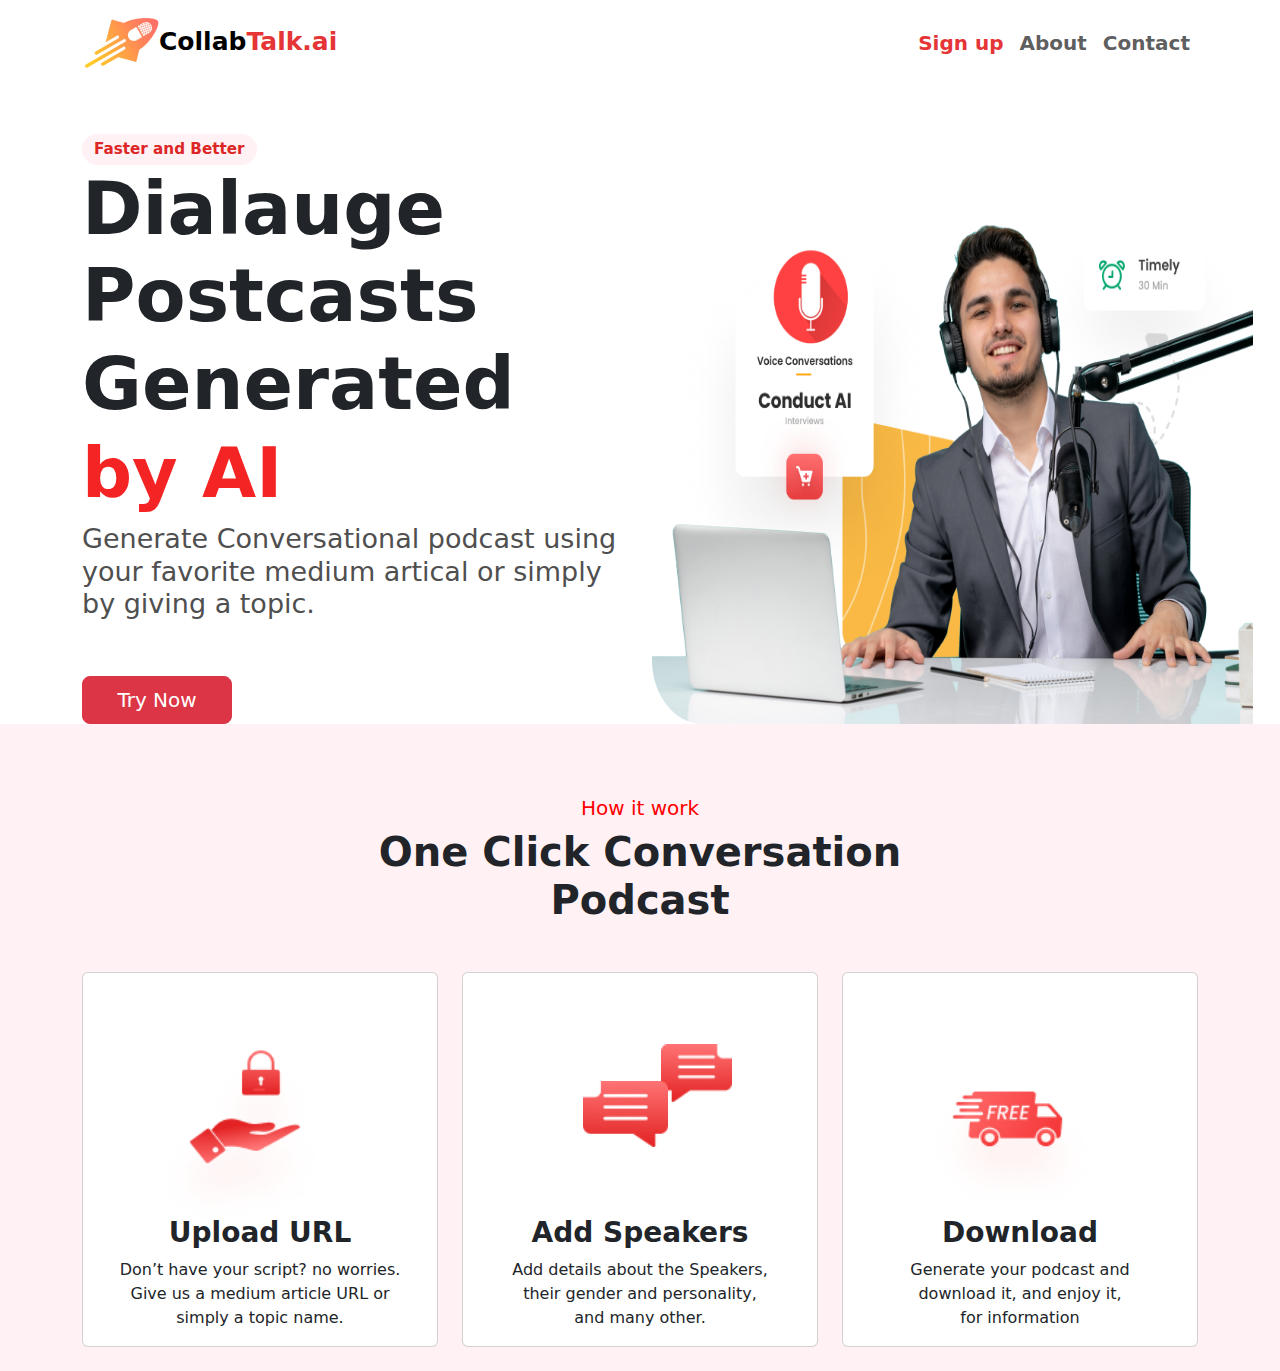
<file: Hackathon/index.html>
<!DOCTYPE html>
<html lang="en">

<head>
    <meta charset="UTF-8">
    <meta name="viewport" content="width=device-width, initial-scale=1.0">
    <title>Collab talk</title>
    <!-- <link href="https://cdn.jsdelivr.net/npm/bootstrap@5.3.1/dist/css/bootstrap.min.css" rel="stylesheet"
        integrity="sha384-4bw+/aepP/YC94hEpVNVgiZdgIC5+VKNBQNGCHeKRQN+PtmoHDEXuppvnDJzQIu9" crossorigin="anonymous"> -->
    <!-- BOOTSTRAP -->
    <link rel="stylesheet" href="bootstrap-5.3.1-dist/css/bootstrap.min.css">
    <!-- CSS -->
    <link rel="stylesheet" href="Style.css">

</head>

<body>
    <div class="container">
        <div class="row">
            <!-- navbar -->
            <nav class="navbar navbar-expand-lg bg-body-light">
                <div class="container-fluid">
                    <a class="navbar-brand" href="index.html" style="font-size: 25px;"><img src="Images/plane.png" alt=""><span
                            class="fw-bold" style="font-weight: 800;">Collab</span><span
                            style="color: #E53536; font-weight:bolder;font-weight: 900;">Talk.ai</span></a>
                    <button class="navbar-toggler" type="button" data-bs-toggle="collapse"
                        data-bs-target="#navbarNavAltMarkup" aria-controls="navbarNavAltMarkup" aria-expanded="false"
                        aria-label="Toggle navigation">
                        <span class="navbar-toggler-icon"></span>
                    </button>
                    <div class="collapse navbar-collapse d-flex justify-content-end" id="navbarNavAltMarkup">
                        <div class="navbar-nav">
                            <a class="nav-link active" aria-current="page" href="#"><span class="fw-bold "
                                    style="color:#E53536; font-size:20px ;">Sign up</span> </a>
                            <a class="nav-link fw-bold px-2" href="#" style="font-size:20px ;">About</a>
                            <a class="nav-link fw-bold px-2" href="#" style="font-size:20px ;">Contact</a>
                        </div>
                    </div>
                </div>
            </nav>

        </div>
    </div>
    <!-- 2nd container -->

    <div class="container ">
        <div class="row">
            <div class="col-md-6 col-12 mt-5">
                <button type="button" class="btn btn-light buttoncen1">
                    <span class="fw-bold" style="color: rgb(221, 38, 38);">Faster and Better</span>
                </button>
                <h1 class="fw-bold" style="font-size:73px;">Dialauge Postcasts Generated <span
                        style="color:rgb(245, 36, 36); font-size: 70px;">by AI</span></h1>
                <h4 style="font-size: 27px; color: rgb(80, 79, 79);">Generate Conversational podcast using your
                    favorite medium artical or simply by giving a topic.</h4>
                <button type="button" class="btn btn-danger btn-lg mt-5 " style="width: 150px; "> <a href="podcastGenerator.html"
                        class="text-white text-decoration-none">Try Now</a></button>
            </div>
            <div class="col-md-6 col-12 ">
                <img style="width: 110%; height: 100%; " class="mb-5" src="Images/person.png" alt="">
            </div>

        </div>
    </div>

    <!--Card -->
    <div class="py-4 carddivmain">
        <div class="container">
            <div class="row mb-4">
                <div class="col-sm-12 col-md-10 offset-md-1 text-center mt-5">
                    <h5 style="color: red;">How it work</h5>
                    <h1 class="mb-4 fw-bold" style="font-size: 40px;">One Click Conversation <br> Podcast</h1>
                </div>
            </div>

            <div class="row">
                <div class="col-sm-12 col-md-4">
                    <div class="card w-100 mb-3 mb-md-0 " style="padding-top:227px; ">
                        <img src="Images/lock.png " class="card-img-top card1img1 " alt="menu item 1">
                        <img src="Images/hand.png" class="card-img-top card1img2" alt="menu item 1">
                        <div class="card-body">
                            <h3 class="card-title text-center mb-2 fw-bold ">Upload URL</h3>
                            <p class="card-text text-center">Don’t have your script? no worries.<br> Give us a medium
                                article URL or <br> simply a topic name. </p>
                        </div>
                    </div>
                </div>
                <div class="col-sm-12 col-md-4">
                    <div class="card w-100 mb-3 mb-md-0 " style="padding-top:227px ;">
                        <img src="Images/subtract1.png " class="card-img-top card2img1 " alt="menu item 1">
                        <img src="Images/subtract2.png" class="card-img-top card2img2" alt="menu item 1">
                        <div class="card-body">
                            <h3 class="card-title text-center mb-2 fw-bold">Add Speakers</h3>
                            <p class="card-text text-center ">Add details about the Speakers,<br> their gender and
                                personality,<br>and many other. </p>
                        </div>
                    </div>
                </div>
                <div class="col-sm-12 col-md-4">
                    <div class="card w-100 mb-3 mb-md-0 " style="padding-top:227px ; ">
                        <img src="Images/car.png " class="card-img-top card3img1 " alt="menu item 1">
                        <div class="card-body">
                            <h3 class="card-title text-center mb-2 fw-bold">Download</h3>
                            <p class="card-text text-center">Generate your podcast and <br> download it, and enjoy it,
                                <br>for information
                            </p>
                        </div>
                    </div>
                </div>
            </div>
        </div>
        <script src="bootstrap-5.3.1-dist/js/bootstrap.bundle.min.js"></script>
</body>

</html>
</file>
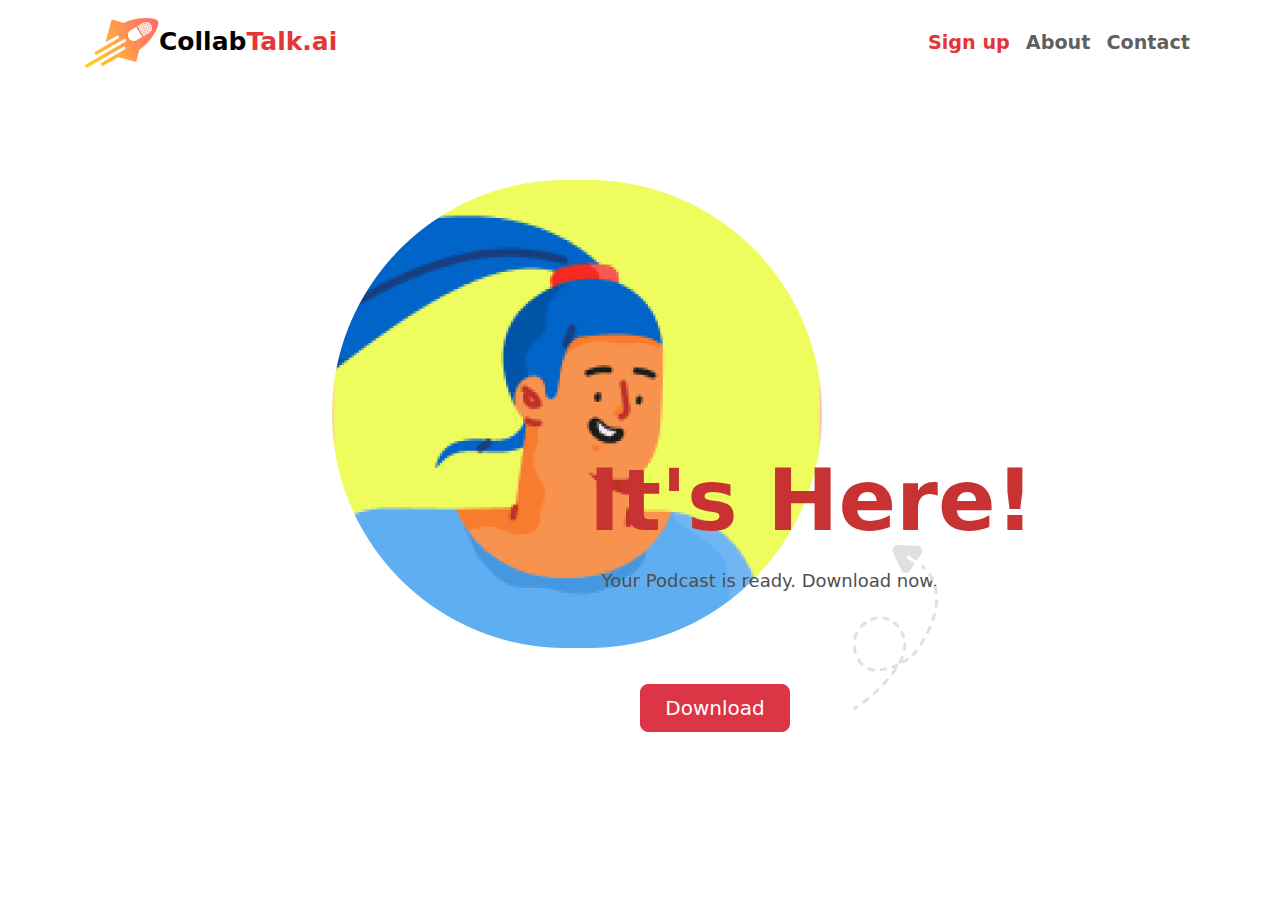
<file: Hackathon/podcastDownloader.html>
<!DOCTYPE html>
<html lang="en">

<head>
    <meta charset="UTF-8">
    <meta name="viewport" content="width=device-width, initial-scale=1.0">
    <title>PodcastGenerator</title>
    <link rel="stylesheet" href="bootstrap-5.3.1-dist/css/bootstrap.min.css">
    <link rel="stylesheet" href="Style.css">
</head>

<body>
    <div class="container">
        <div class="row">
            <nav class="navbar navbar-expand-lg bg-body-light">
                <div class="container-fluid">
                    <a class="navbar-brand" href="#" style="font-size: 25px;"><img src="Images/plane.png" alt=""><span
                            class="fw-bold" style="font-weight: 800;">Collab</span><span
                            style="color:#E53536; font-weight:800;">Talk.ai</span></a>
                    <button class="navbar-toggler" type="button" data-bs-toggle="collapse"
                        data-bs-target="#navbarNavAltMarkup" aria-controls="navbarNavAltMarkup" aria-expanded="false"
                        aria-label="Toggle navigation">
                        <span class="navbar-toggler-icon"></span>
                    </button>
                    <div class="collapse navbar-collapse d-flex justify-content-end" id="navbarNavAltMarkup">
                        <div class="navbar-nav">
                            <a class="nav-link active" aria-current="page" href="#"><span class="fw-bold "
                                    style="color:#E53536; font-size: larger;">Sign up</span> </a>
                            <a class="nav-link fw-bold" href="#" style="font-size: larger;">About</a>
                            <a class="nav-link fw-bold" href="#" style="font-size: larger;">Contact</a>
                        </div>
                    </div>
                </div>
            </nav>
        </div>
    </div>
    <div class="container">
        <div class="row">
            <div class="col-12 col-md-6">
                <h1 class=" pictext">
                    It's Here!</h1>
                <p class="picparagraph">
                    Your Podcast is ready. Download now.
                </p>
                <img src="Images/arrow.png" alt="" class="picimg">
                <button type="button" class="btn btn-danger btn-lg picbutton"><a href="#"
                        class="text-decoration-none text-white ">Download</a></button>
            </div>
            <div class="col-12 col-md-6 pic">
                <img src="Images/cartoon2.png" alt="">
            </div>
        </div>
    </div>

    <script src="bootstrap-5.3.1-dist/js/bootstrap.bundle.min.js"></script>
</body>

</html>
</file>
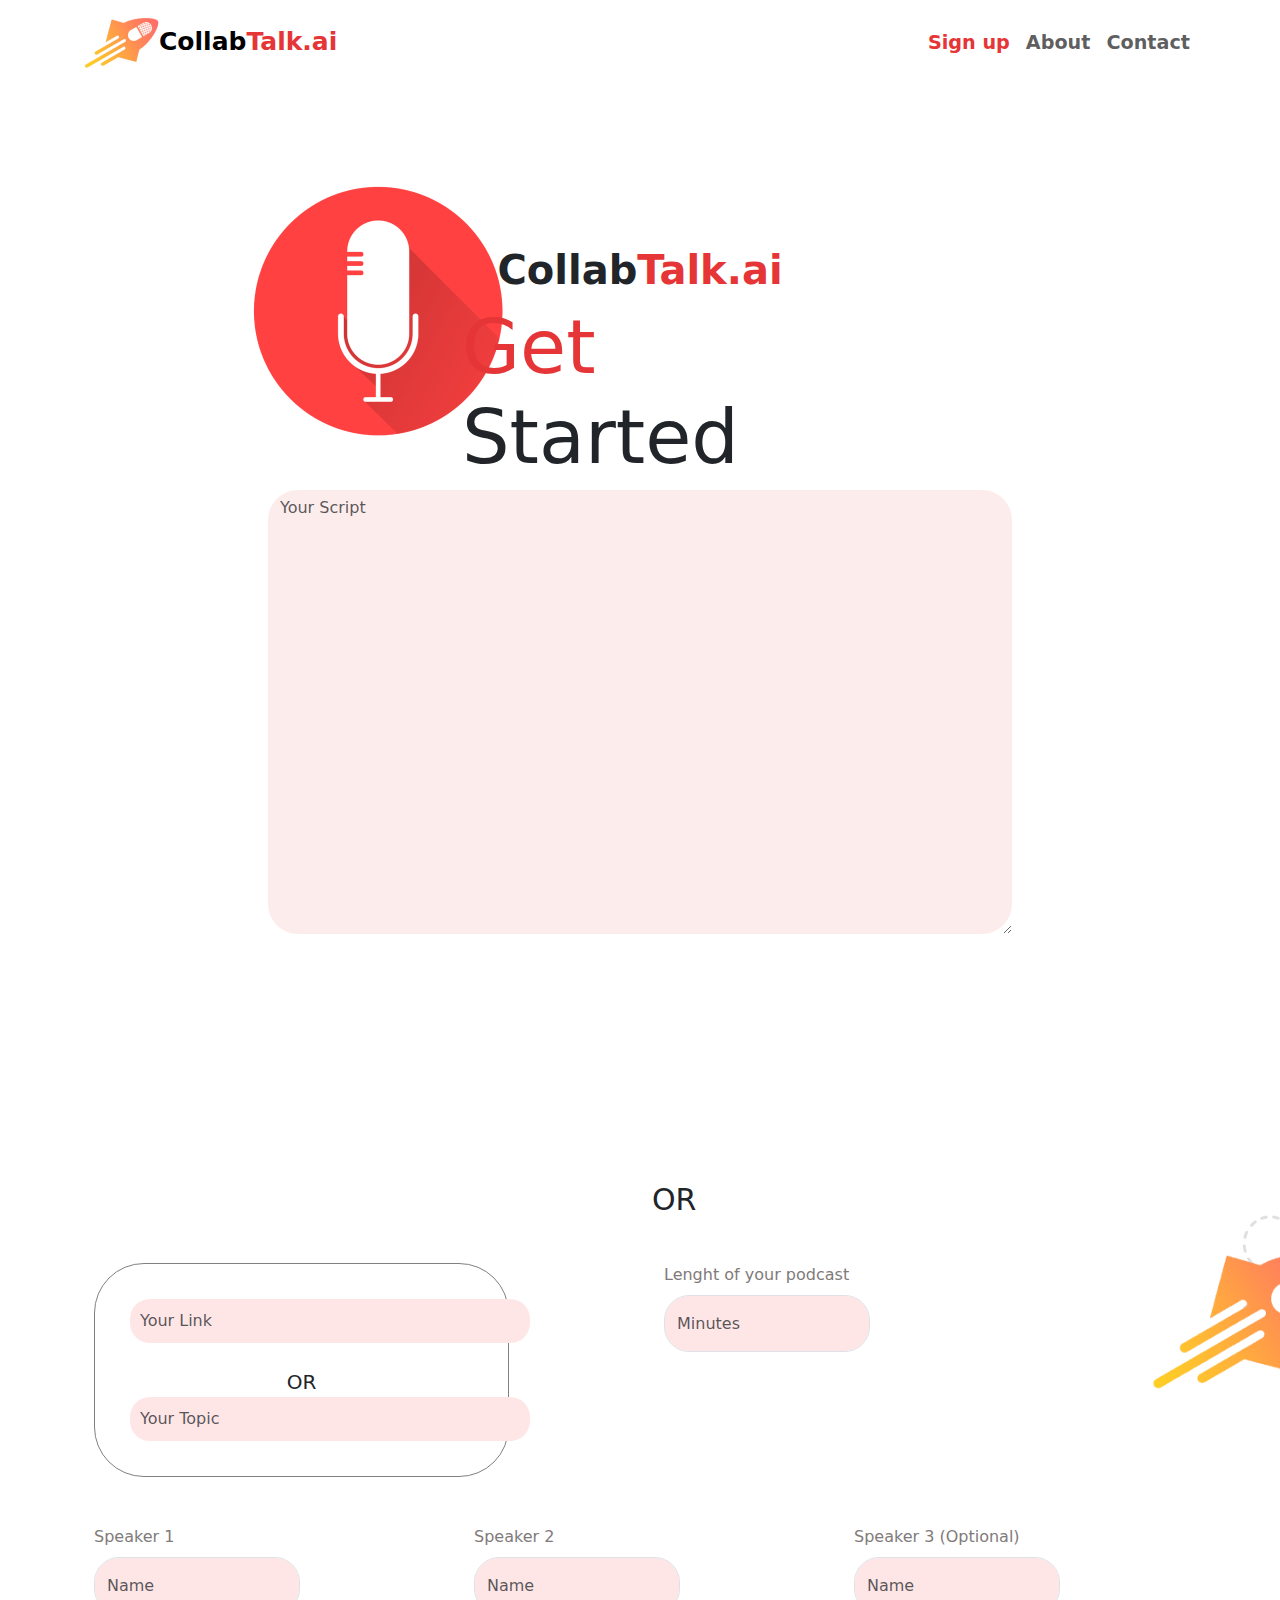
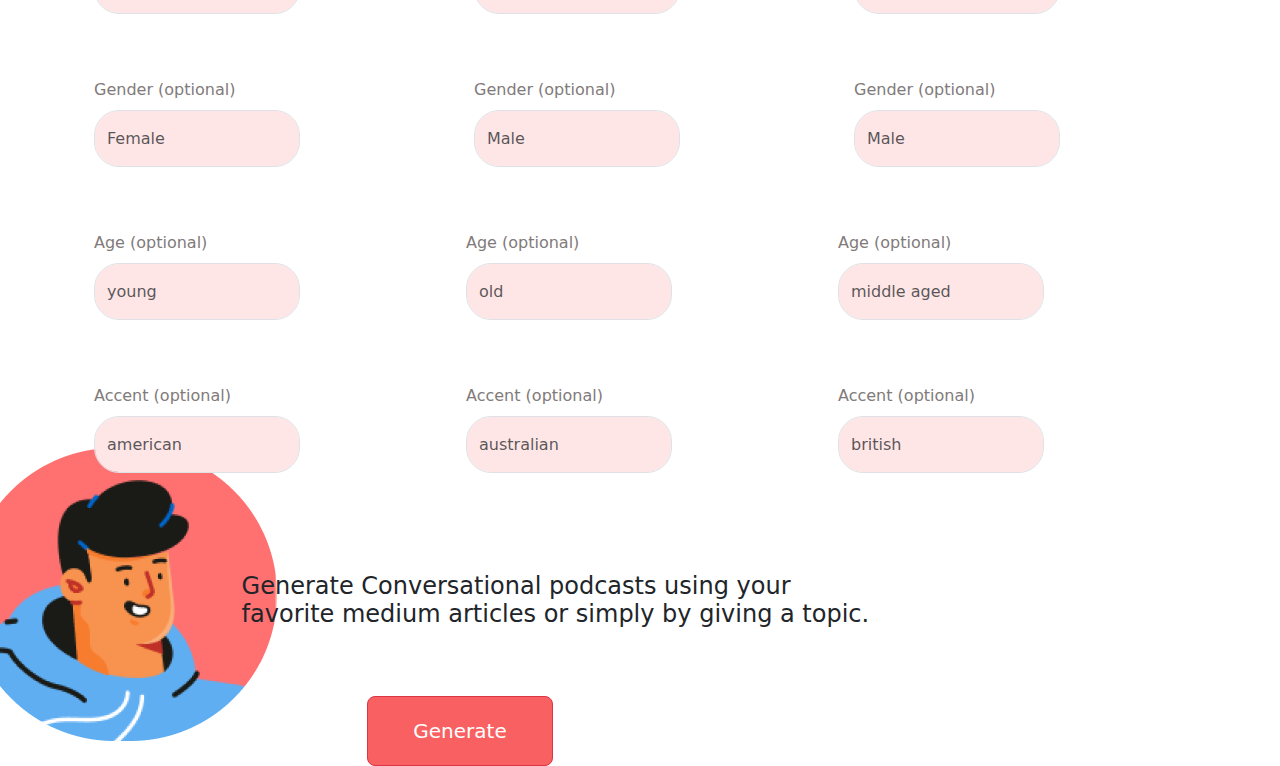
<file: Hackathon/podcastGenerator.html>
<!DOCTYPE html>
<html lang="en">

<head>
    <meta charset="UTF-8">
    <meta name="viewport" content="width=device-width, initial-scale=1.0">
    <title>Document</title>
    <link rel="stylesheet" href="bootstrap-5.3.1-dist/css/bootstrap.min.css">
    <link rel="stylesheet" href="Style.css">
</head>

<body>
    <div class="container">
        <div class="row">
            <nav class="navbar navbar-expand-lg bg-body-light">
                <div class="container-fluid">
                    <a class="navbar-brand" href="#" style="font-size: 25px;"><img src="Images/plane.png" alt=""><span
                            class="fw-bold" style="font-weight: 800;">Collab</span><span
                            style="color:#E53536; font-weight:800;">Talk.ai</span></a>
                    <button class="navbar-toggler" type="button" data-bs-toggle="collapse"
                        data-bs-target="#navbarNavAltMarkup" aria-controls="navbarNavAltMarkup" aria-expanded="false"
                        aria-label="Toggle navigation">
                        <span class="navbar-toggler-icon"></span>
                    </button>
                    <div class="collapse navbar-collapse d-flex justify-content-end" id="navbarNavAltMarkup">
                        <div class="navbar-nav">
                            <a class="nav-link active" aria-current="page" href="#"><span class="fw-bold "
                                    style="color:#E53536; font-size: larger;">Sign up</span> </a>
                            <a class="nav-link fw-bold" href="#" style="font-size: larger;">About</a>
                            <a class="nav-link fw-bold" href="#" style="font-size: larger;">Contact</a>
                        </div>
                    </div>
                </div>
            </nav>

        </div>
    </div>
    <div class="container">
        <div class="row">
            <div class="col-12 col-md-4  py-5 mt-5  px-5 px-sm-0"><img src="Images/mic.png" alt=""
                    style="padding-left: 180px; "></div>
            <div class=" col-12 col-md-4">
                <h4 class="H4COLLAB">Collab<span class="spantalk">Talk.ai</span> </h4>
                <h1 style=" font-size: 75px;"> <span style="color: #E53536;">Get</span> Started </h1>

            </div>


        </div>
    </div>
    <div class="container">
        <div class="row">
            <div class="col-12 textarea ">
                <textarea class="form-control textboxinner" id="exampleFormControlTextarea1" rows="18 "
                    placeholder="Your Script"></textarea>
            </div>
        </div>

        <div class="container mt-5" style="position: absolute; top: 135%;">
            <span class="middleOR"> OR</span>
            <div class="row text-center">
                <div class="col-12 col-md-6">

                    <div class="divform">
                        <div> <input type="text" class="form-control input1" form-control-lg
                                id="exampleFormControlInput1" placeholder="Your Link">
                        </div> <br>
                        <span style="font-size: 20px;">OR</span> <br>
                        <div><input type="text" class="form-control input2" form-control-lg
                                id="exampleFormControlInput1" placeholder="Your Topic">
                        </div>

                    </div>

                </div>
                <div class="col-12 col-md-4 " style="text-align: left;">
                    <div class="mb-3 ">
                        <label for="exampleFormControlInput1" class="form-label"><span
                                style="color: rgb(129, 122, 122); ">Lenght of your podcast</span></label>
                        <input type="text" class="form-control input3" id="exampleFormControlInput1"
                            placeholder="Minutes">
                    </div>
                </div>
                <div class="col-2">
                    <img src="Images/arrow.png" alt="img2" style="position: absolute; left: 100%; top: -15%;">
                    <img src="Images/plane2.png" alt="img" class="imgplane">
                </div>
            </div>

            <!-- ------------------------------------- -->
            <div class="row mt-5">
                <div class="col-12 col-md-4">
                    <div class="mb-3 ">
                        <label for="exampleFormControlInput1" class="form-label"><span
                                style="color: rgb(129, 122, 122); ">Speaker 1</span></label>
                        <input type="text " class="form-control  input3" id="exampleFormControlInput1"
                            placeholder="Name">
                    </div>

                </div>
                <div class="col-12 col-md-4">
                    <div class="mb-3 ">
                        <label for="exampleFormControlInput1" class="form-label"><span
                                style="color: rgb(129, 122, 122); ">Speaker 2</span></label>
                        <input type="text" class="form-control  input3" id="exampleFormControlInput1"
                            placeholder="Name">
                    </div>
                </div>
                <div class="col-12 col-md-4">
                    <div class="mb-3 ">
                        <label for="exampleFormControlInput1" class="form-label"><span
                                style="color: rgb(129, 122, 122); ">Speaker 3 (Optional)</span></label>
                        <input type="text" class="form-control input3" id="exampleFormControlInput1" placeholder="Name">
                    </div>
                </div>
            </div>
            <!-- Gender -->
            <div class="row mt-5">
                <div class="col-12 col-md-4">
                    <div class="mb-3 ">
                        <label for="exampleFormControlInput1" class="form-label"><span
                                style="color: rgb(129, 122, 122); ">Gender (optional)</span></label>
                        <input type="text" class="form-control input3" id="exampleFormControlInput1"
                            placeholder="Female">
                    </div>
                </div>
                <div class="col-12 col-md-4">
                    <div class="mb-3 ">
                        <label for="exampleFormControlInput1" class="form-label"><span
                                style="color: rgb(129, 122, 122); ">Gender (optional)</span></label>
                        <input type="text" class="form-control input3" id="exampleFormControlInput1" placeholder="Male">
                    </div>
                </div>
                <div class="col-12 col-md-4">
                    <div class="mb-3 ">
                        <label for="exampleFormControlInput1" class="form-label"><span
                                style="color: rgb(129, 122, 122); ">Gender (optional)</span></label>
                        <input type="text" class="form-control input3" id="exampleFormControlInput1" placeholder="Male">
                    </div>
                </div>
                <!-- Age -->
                <div class="row mt-5">
                    <div class="col-12 col-md-4">
                        <div class="mb-3 ">
                            <label for="exampleFormControlInput1" class="form-label"><span
                                    style="color: rgb(129, 122, 122); ">Age (optional)</span></label>
                            <input type="text" class="form-control input3" id="exampleFormControlInput1"
                                placeholder="young">
                        </div>
                    </div>
                    <div class="col-12 col-md-4">
                        <div class="mb-3 ">
                            <label for="exampleFormControlInput1" class="form-label"><span
                                    style="color: rgb(129, 122, 122); ">Age (optional)</span></label>
                            <input type="text" class="form-control input3" id="exampleFormControlInput1"
                                placeholder="old">
                        </div>
                    </div>
                    <div class="col-12 col-md-4">
                        <div class="mb-3 ">
                            <label for="exampleFormControlInput1" class="form-label"><span
                                    style="color: rgb(129, 122, 122); ">Age (optional)</span></label>
                            <input type="text" class="form-control input3" id="exampleFormControlInput1"
                                placeholder="middle aged">
                        </div>
                    </div>
                </div>
                <!-- Country -->
                <div class="row mt-5">
                    <div class="col-12 col-md-4">
                        <div class="mb-3 ">
                            <label for="exampleFormControlInput1" class="form-label"><span
                                    style="color: rgb(129, 122, 122); ">Accent (optional)</span></label>
                            <input type="text" class="form-control input3" id="exampleFormControlInput1"
                                placeholder="american">
                        </div>
                    </div>
                    <div class="col-12 col-md-4">
                        <div class="mb-3 ">
                            <label for="exampleFormControlInput1" class="form-label"><span
                                    style="color: rgb(129, 122, 122); ">Accent (optional)</span></label>
                            <input type="text" class="form-control input3" id="exampleFormControlInput1"
                                placeholder="australian">
                        </div>
                    </div>
                    <div class="col-12 col-md-4">
                        <div class="mb-3 ">
                            <label for="exampleFormControlInput1" class="form-label"><span
                                    style="color: rgb(129, 122, 122); ">Accent (optional)</span></label>
                            <input type="text" class="form-control input3" id="exampleFormControlInput1"
                                placeholder="british">
                        </div>
                    </div>
                </div>
            </div>

            <!-- pic -->

            <div class="row">
                <div class="col-3">
                    <img src="Images/cartoon.png" alt="123" class="imgcartoon">

                </div>
                <div class="col-6">
                    <h4 style="position: absolute; top: 110%; left: 14%;">Generate Conversational podcasts using your
                        <br>favorite medium articles or simply by giving a
                        topic.
                    </h4>
                </div>
                <div class="col-3">
                    <button type="button" class="btn btn-danger btn-lg generatebutton ">
                        <a href="podcastDownloader.html" class="text-white text-decoration-none">Generate</a></button>
                </div>
            </div>
        </div>

        <script src="bootstrap-5.3.1-dist/js/bootstrap.bundle.min.js"></script>
</body>

</html>
</file>
<file: Hackathon/Style.css>
body {
    margin: 0%;
    padding: 0%;
    display: block;
}

.buttoncen1 {
    --bs-btn-padding-y: .25rem;
    --bs-btn-padding-x: .75rem;
    --bs-btn-font-size: .95rem;
    border-radius: 500px;
    background-color: rgb(255, 241, 244);
    border: none;
}

.card1img1 {
    position: absolute;
    width: 33%;
    top: 19%;
    left: 34%;
}

.card1img2 {
    position: absolute;
    width: 54%;
    top: 29%;
    left: 19%;
}

.card2img1 {
    position: absolute;
    width: 24%;
    top: 29%;
    left: 34%;
    z-index: 2;
}

.card2img2 {
    position: absolute;
    width: 20%;
    top: 19%;
    left: 56%;
}

.card3img1 {
    position: absolute;
    width: 53%;
    top: 30%;
    left: 20%;
}

.carddivmain {
    background-color: rgb(255, 241, 244);
}

.H4COLLAB {
    font-weight: 700;
    margin-top: 45%;
    text-align: center;
    font-size: 40px;
}

.spantalk {
    color: #E53536;
    font-weight: 700;
}

.textarea {
    position: absolute;
    width: 60%;
    left: 20%;
}

.textboxinner {
    background-color: #FDECEC;
    border-radius: 30px;
    border: none;
}

.middleOR {
    position: absolute;
    bottom: 105%;
    left: 50%;
    font-size: 30px;
}

.divform {
    border: 1px solid gray;
    border-radius: 50px;
    padding: 35px;
    width: 76%;
}

.input1 {
    background-color: #ffe6e6;
    border: none;
    width: 400px;
    text-align: left;
    padding: 10px;
    border-radius: 20px;
}

.input2 {
    background-color: #ffe6e6;
    border: none;
    width: 400px;
    text-align: left;
    padding: 10px;
    border-radius: 20px;
}

.input3 {
    width: 206px;
    background-color: #ffe6e6;
    border-radius: 25px;
    height: 57px;
    text-align: left;
}

.imgplane {
    width: 400px;
    position: absolute;
    left: 85%;
    top: -10%;
    z-index: 2;
}

.imgcartoon {
    position: absolute;
    top: 95%;
    left: -10%;
    z-index: -1;
}

.generatebutton {
    width: 186px;
    height: 70px;
    position: absolute;
    top: 125%;
    left: 25%;
    background-color: #F86061;
}

.pictext {
    color: rgb(201, 50, 50);
    position: absolute;
    left: 46%;
    top: 50%;
    z-index: 2;
    font-size: 85px;
    font-weight: 700;

}

.picparagraph {
    position: absolute;
    left: 47%;
    top: 63%;
    z-index: 2;
    font-size: 18px;
    color: rgb(80, 79, 79);
}

.picimg {
    position: absolute;
    left: 65%;
    top: 60%;
    z-index: 2;
}

.picbutton {
    position: absolute;
    left: 50%;
    top: 76%;
    z-index: 2;
    width: 150px;
}

.pic {
    position: absolute;
    left: 25%;
    top: 20%;
}
</file>
